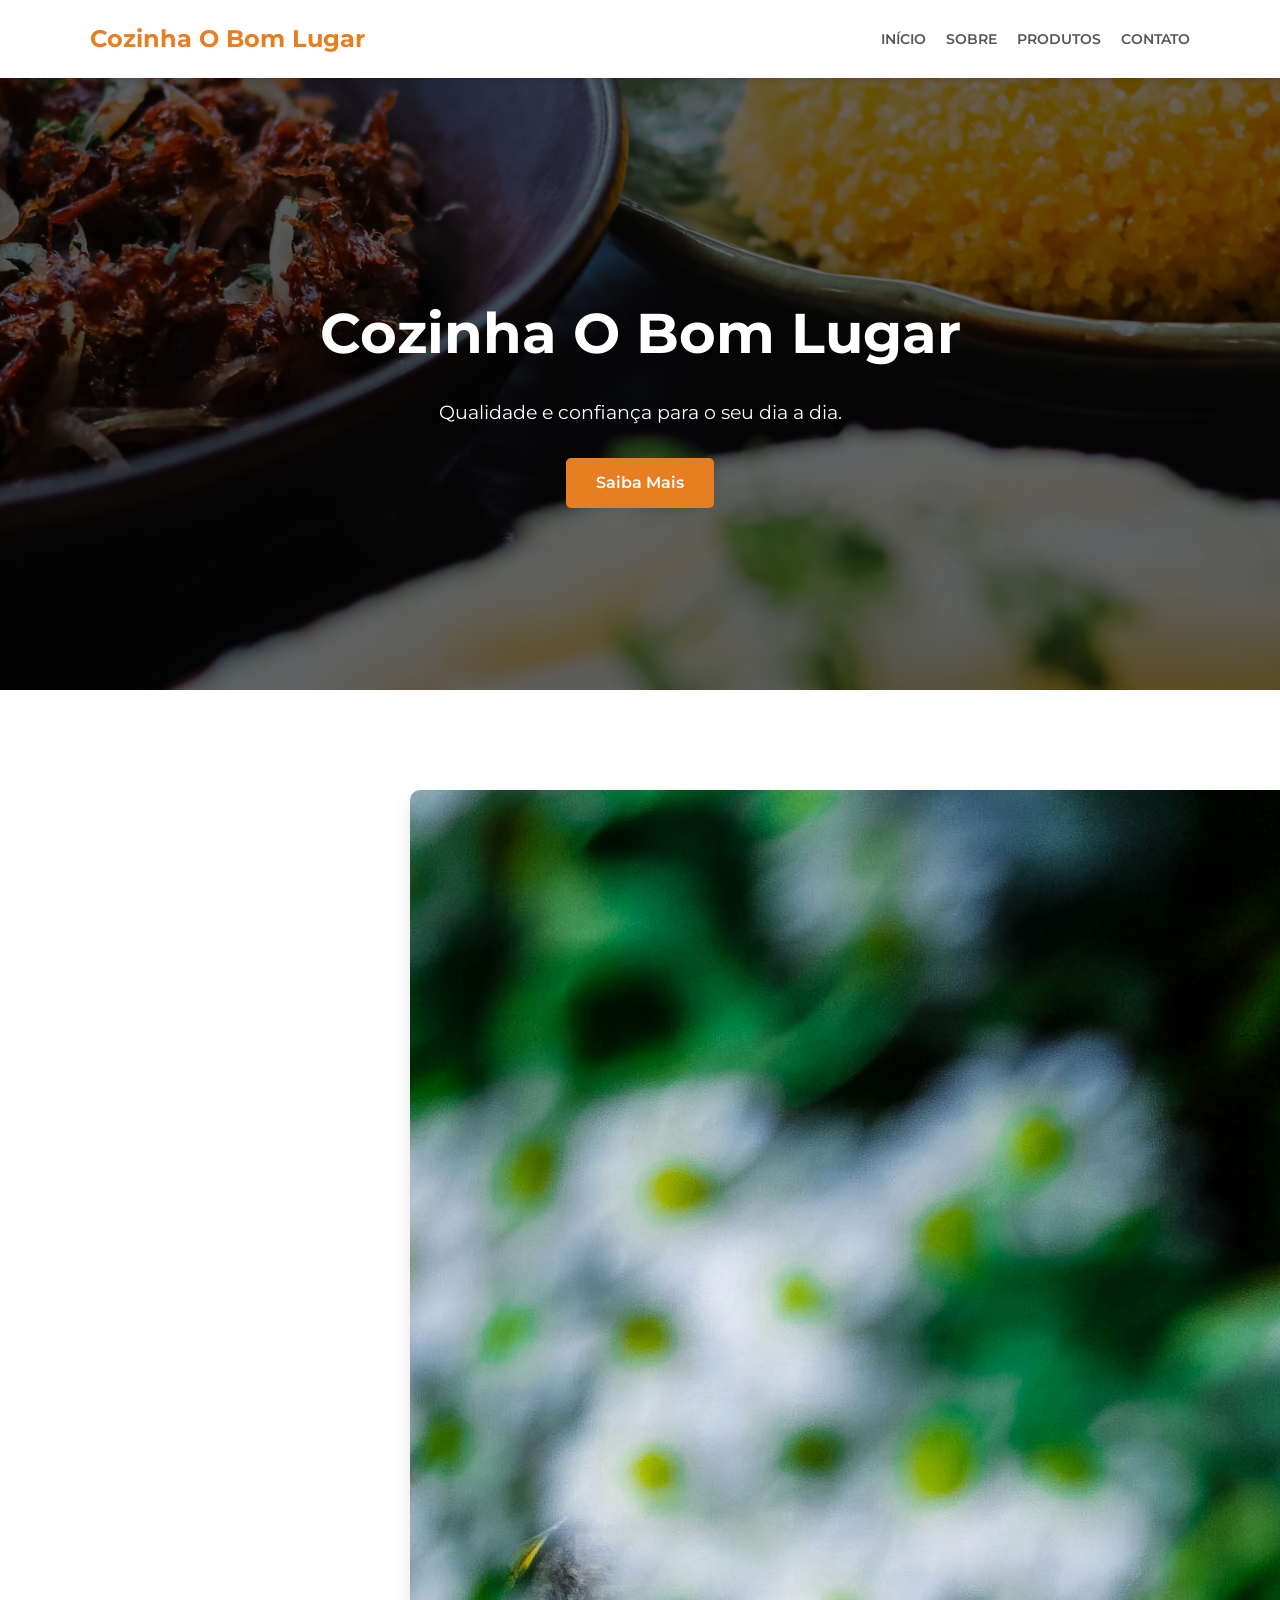
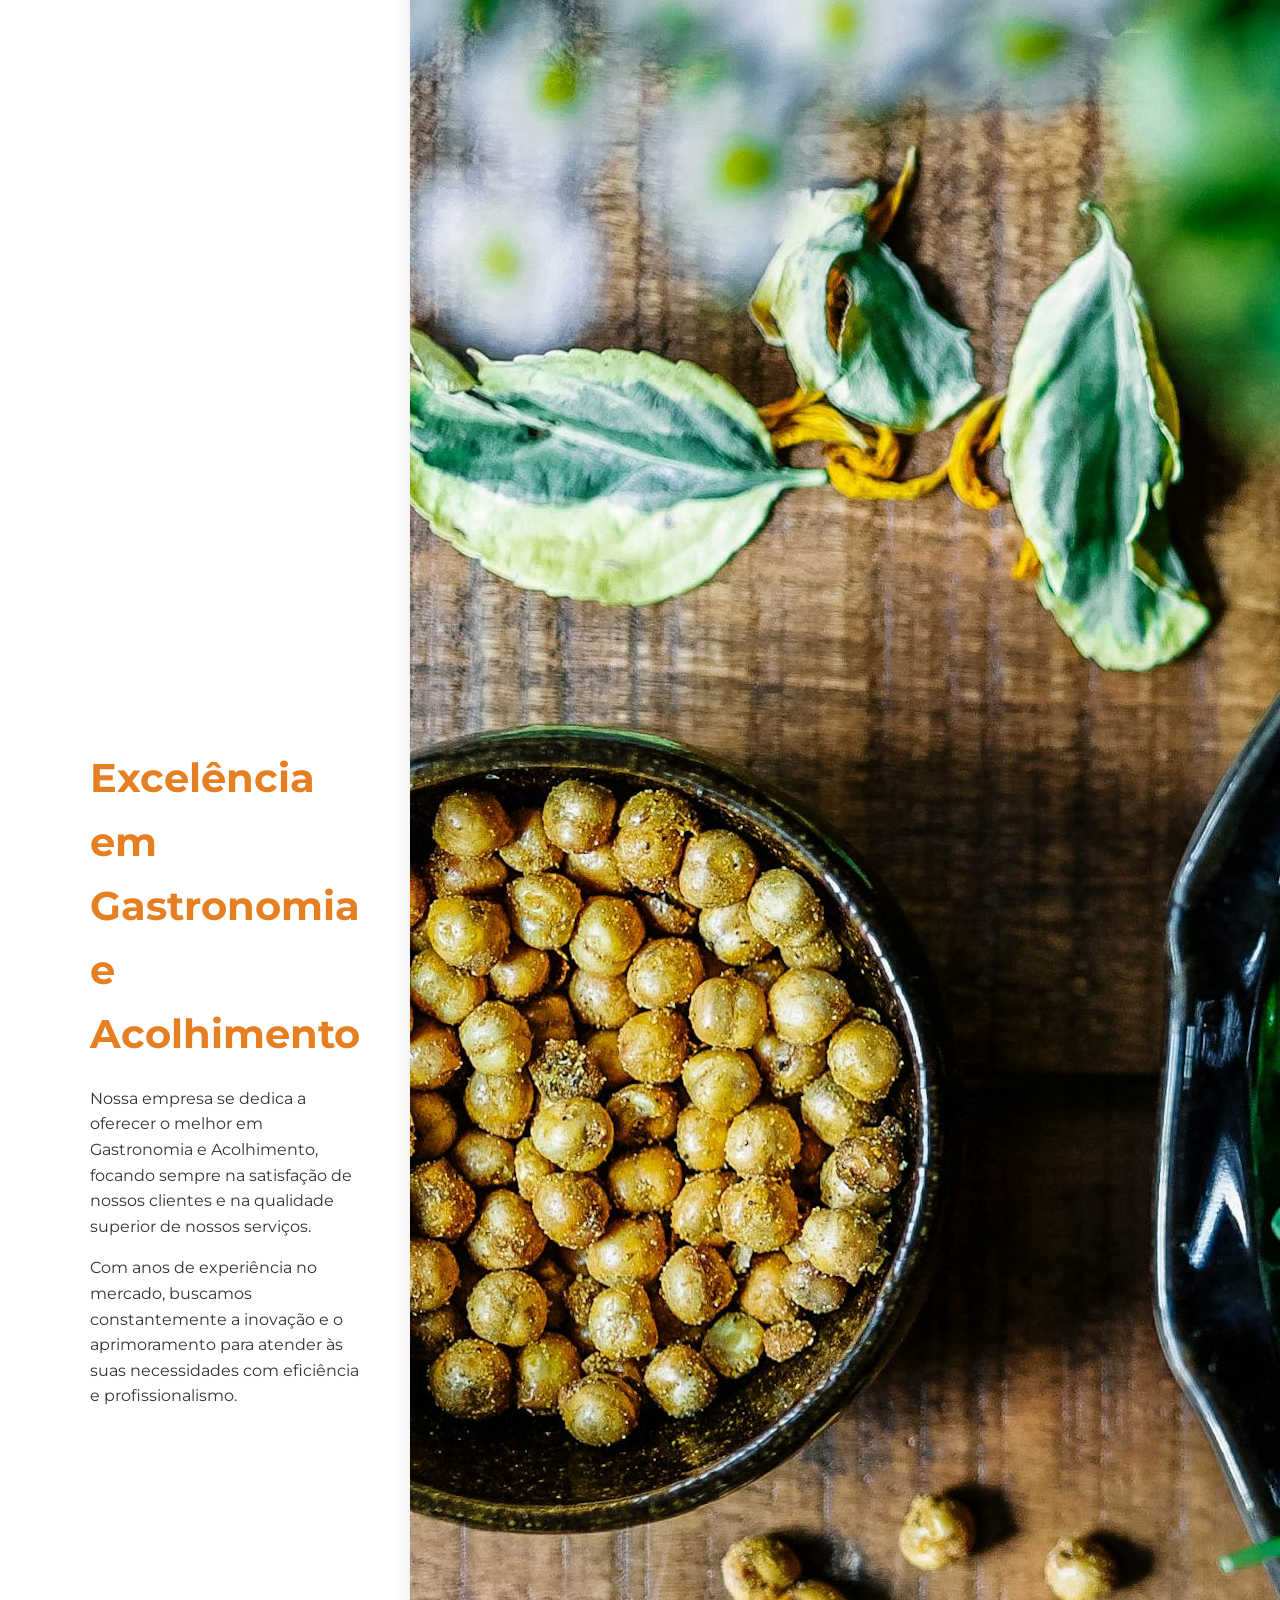
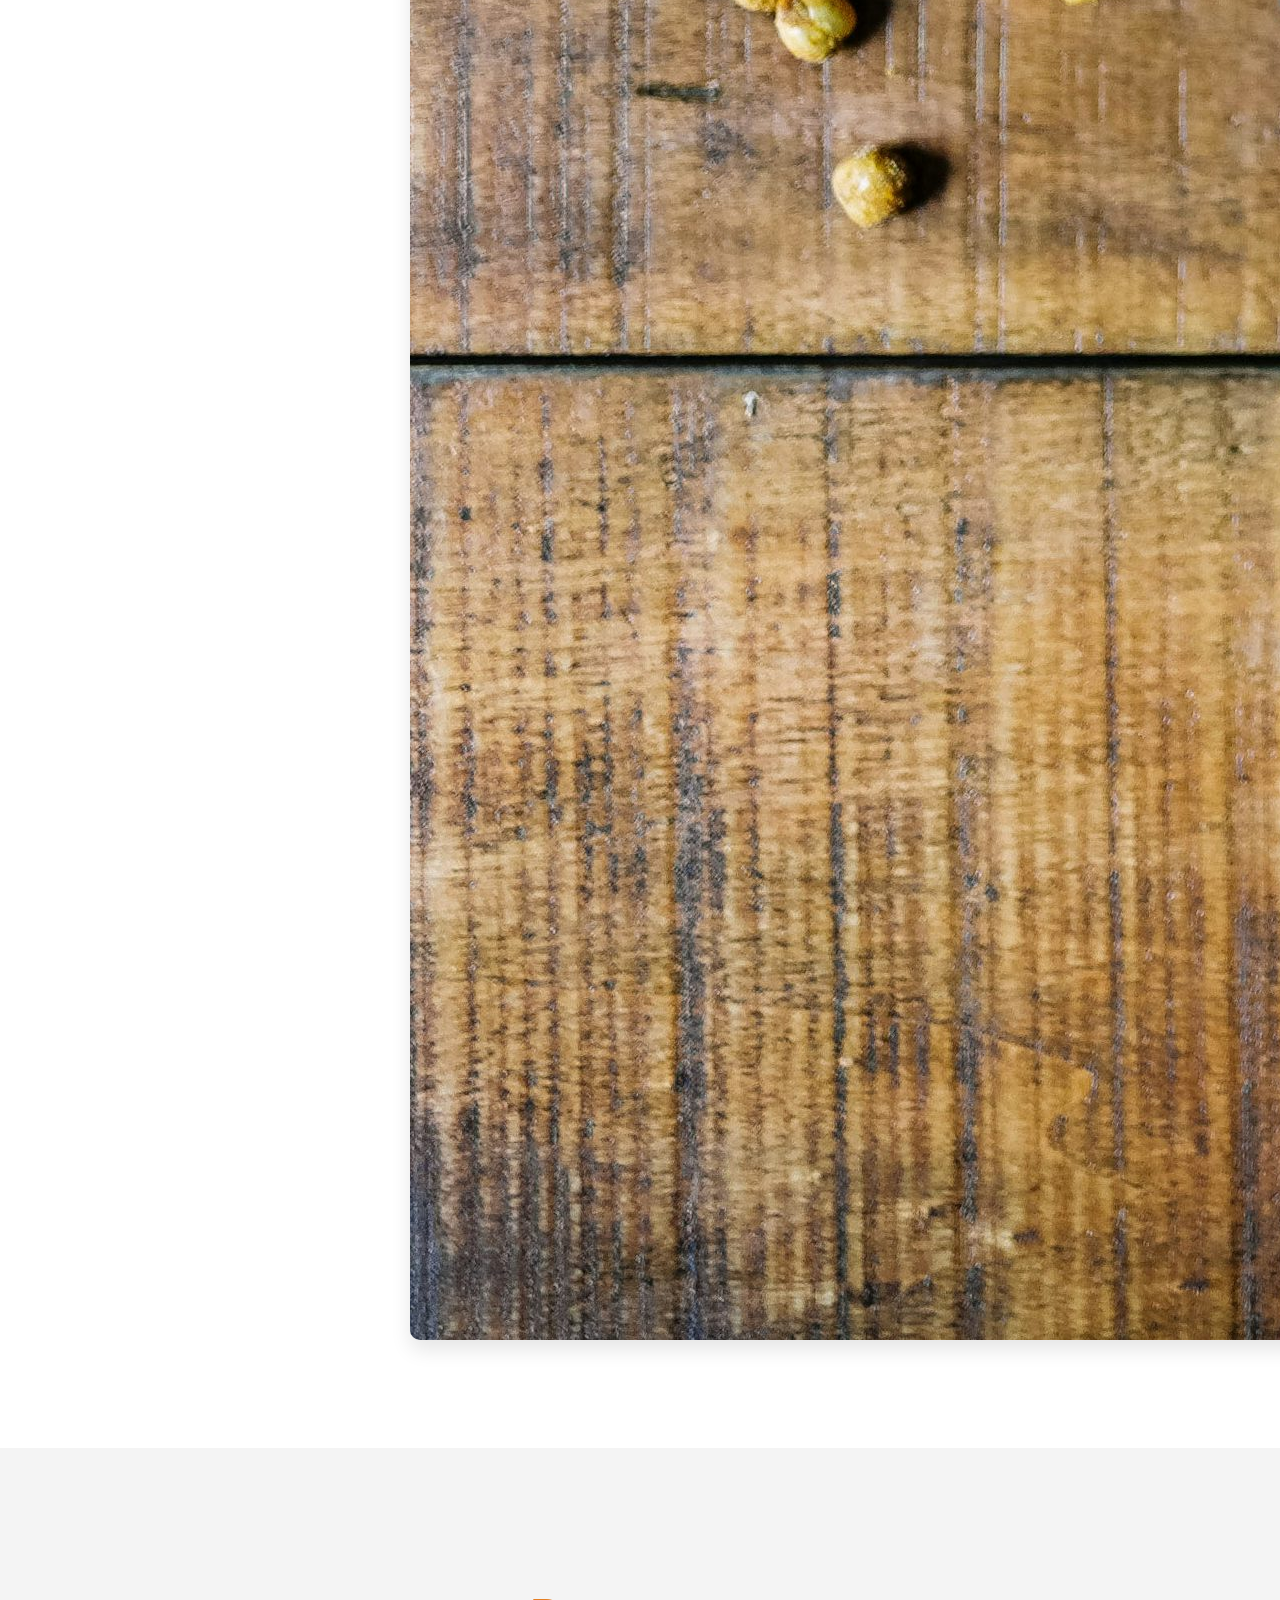
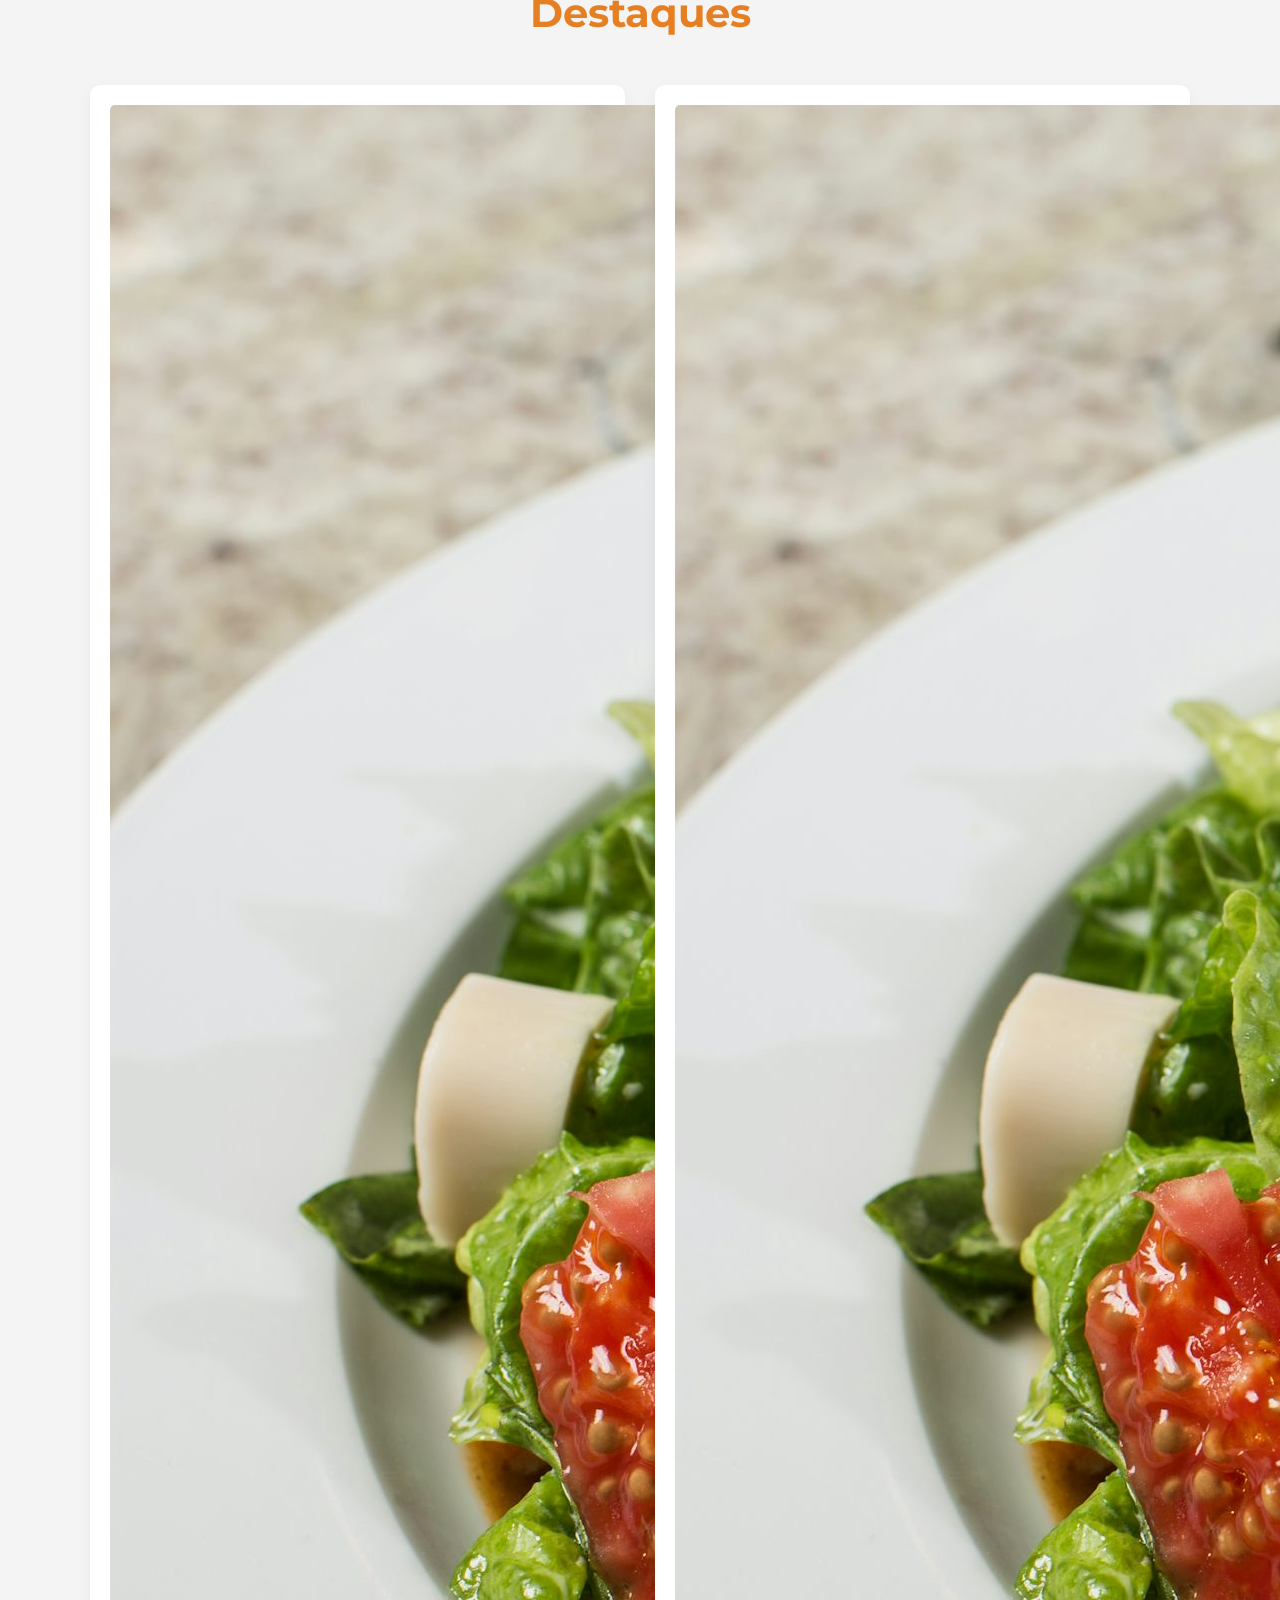
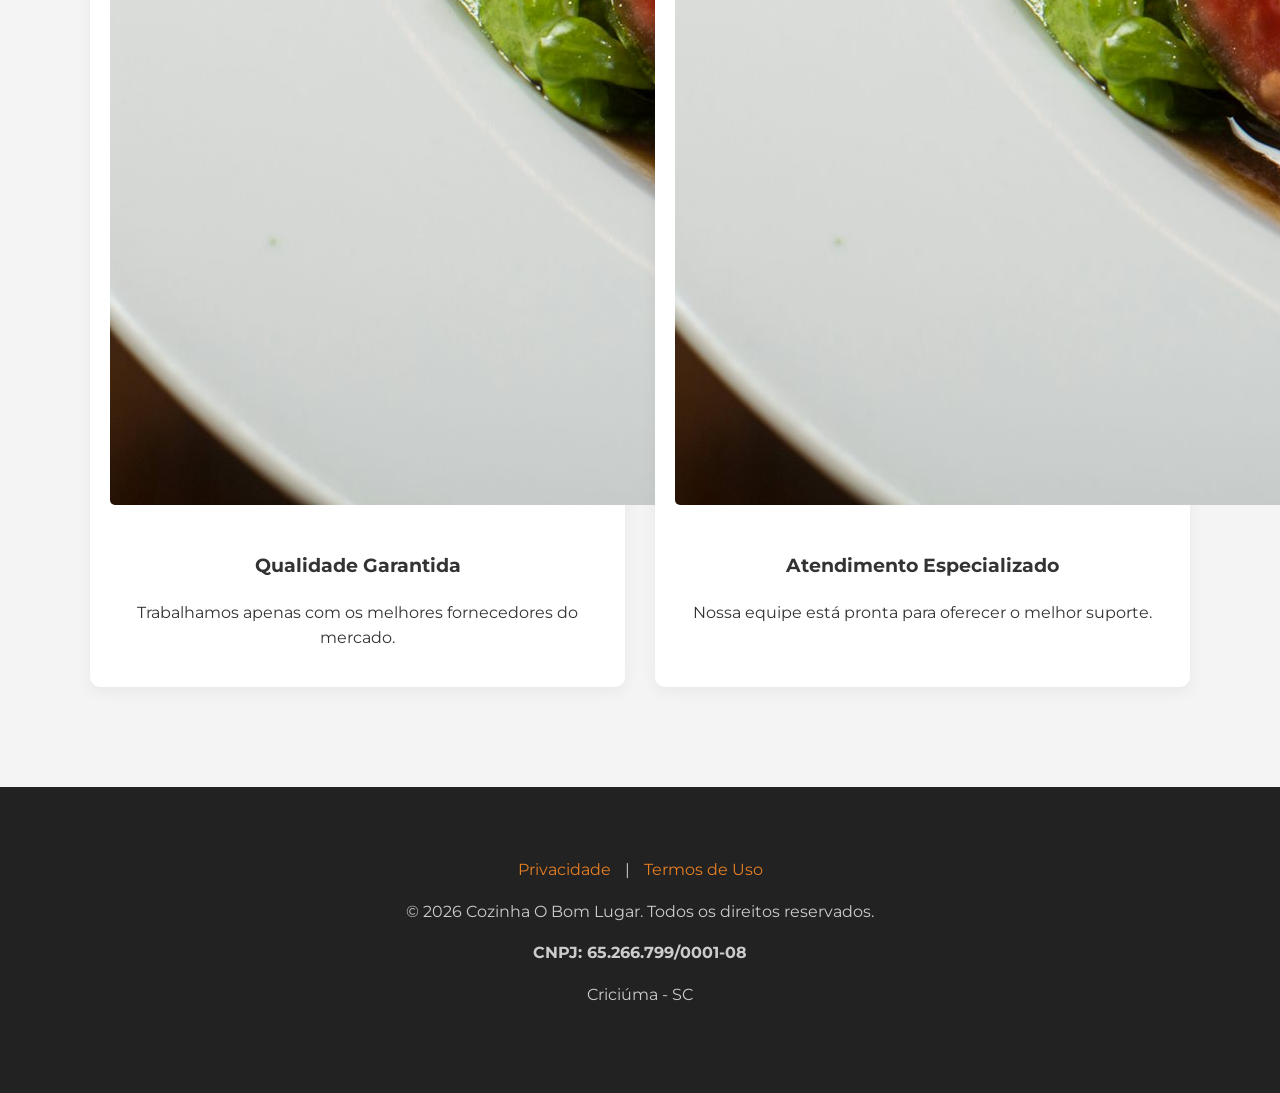
<file: index.html>
<!DOCTYPE html>
<html lang="pt-br">
<head>
    <meta charset="UTF-8">
    <meta name="viewport" content="width=device-width, initial-scale=1.0">
    <title>Cozinha O Bom Lugar - Gastronomia e Acolhimento</title>
    <link rel="stylesheet" href="css/style.css">
    <link href="https://fonts.googleapis.com/css2?family=Montserrat:wght@300;400;600;700&display=swap" rel="stylesheet">
</head>
<body>
    <header>
        <nav>
            <div class="container">
                <a href="https://google.com" class="logo">Cozinha O Bom Lugar</a>
                <ul class="nav-links">
                    <li><a href="https://google.com">Início</a></li>
                    <li><a href="https://google.com">Sobre</a></li>
                    <li><a href="https://google.com">Produtos</a></li>
                    <li><a href="https://google.com">Contato</a></li>
                </ul>
            </div>
        </nav>
    </header>

    <section class="hero">
        <div class="container">
            <h1>Cozinha O Bom Lugar</h1>
            <p>Qualidade e confiança para o seu dia a dia.</p>
            <a href="https://google.com" class="btn">Saiba Mais</a>
        </div>
    </section>

    <section class="about">
        <div class="container">
            <div class="about-content">
                <div class="about-text">
                    <h2>Excelência em Gastronomia e Acolhimento</h2>
                    <p>Nossa empresa se dedica a oferecer o melhor em Gastronomia e Acolhimento, focando sempre na satisfação de nossos clientes e na qualidade superior de nossos serviços.</p>
                    <p>Com anos de experiência no mercado, buscamos constantemente a inovação e o aprimoramento para atender às suas necessidades com eficiência e profissionalismo.</p>
                </div>
                <div class="about-image">
                    <img src="images/about.jpg" alt="Sobre Nós" class="clickable-image">
                </div>
            </div>
        </div>
    </section>

    <section class="specialties">
        <div class="container">
            <h2>Destaques</h2>
            <div class="grid">
                <div class="card">
                    <img src="images/dish1.jpg" alt="Destaque 1" class="clickable-image">
                    <h3>Qualidade Garantida</h3>
                    <p>Trabalhamos apenas com os melhores fornecedores do mercado.</p>
                </div>
                <div class="card">
                    <img src="images/dish2.jpg" alt="Destaque 2" class="clickable-image">
                    <h3>Atendimento Especializado</h3>
                    <p>Nossa equipe está pronta para oferecer o melhor suporte.</p>
                </div>
            </div>
        </div>
    </section>

    <footer>
        <div class="container">
            <div class="footer-links">
                <a href="privacy.html">Privacidade</a> | <a href="terms.html">Termos de Uso</a>
            </div>
            <p>&copy; 2026 Cozinha O Bom Lugar. Todos os direitos reservados.</p>
            <p><strong>CNPJ: 65.266.799/0001-08</strong></p>
            <p>Criciúma - SC</p>
        </div>
    </footer>
    <script src="js/script.js"></script>
</body>
</html>
</file>
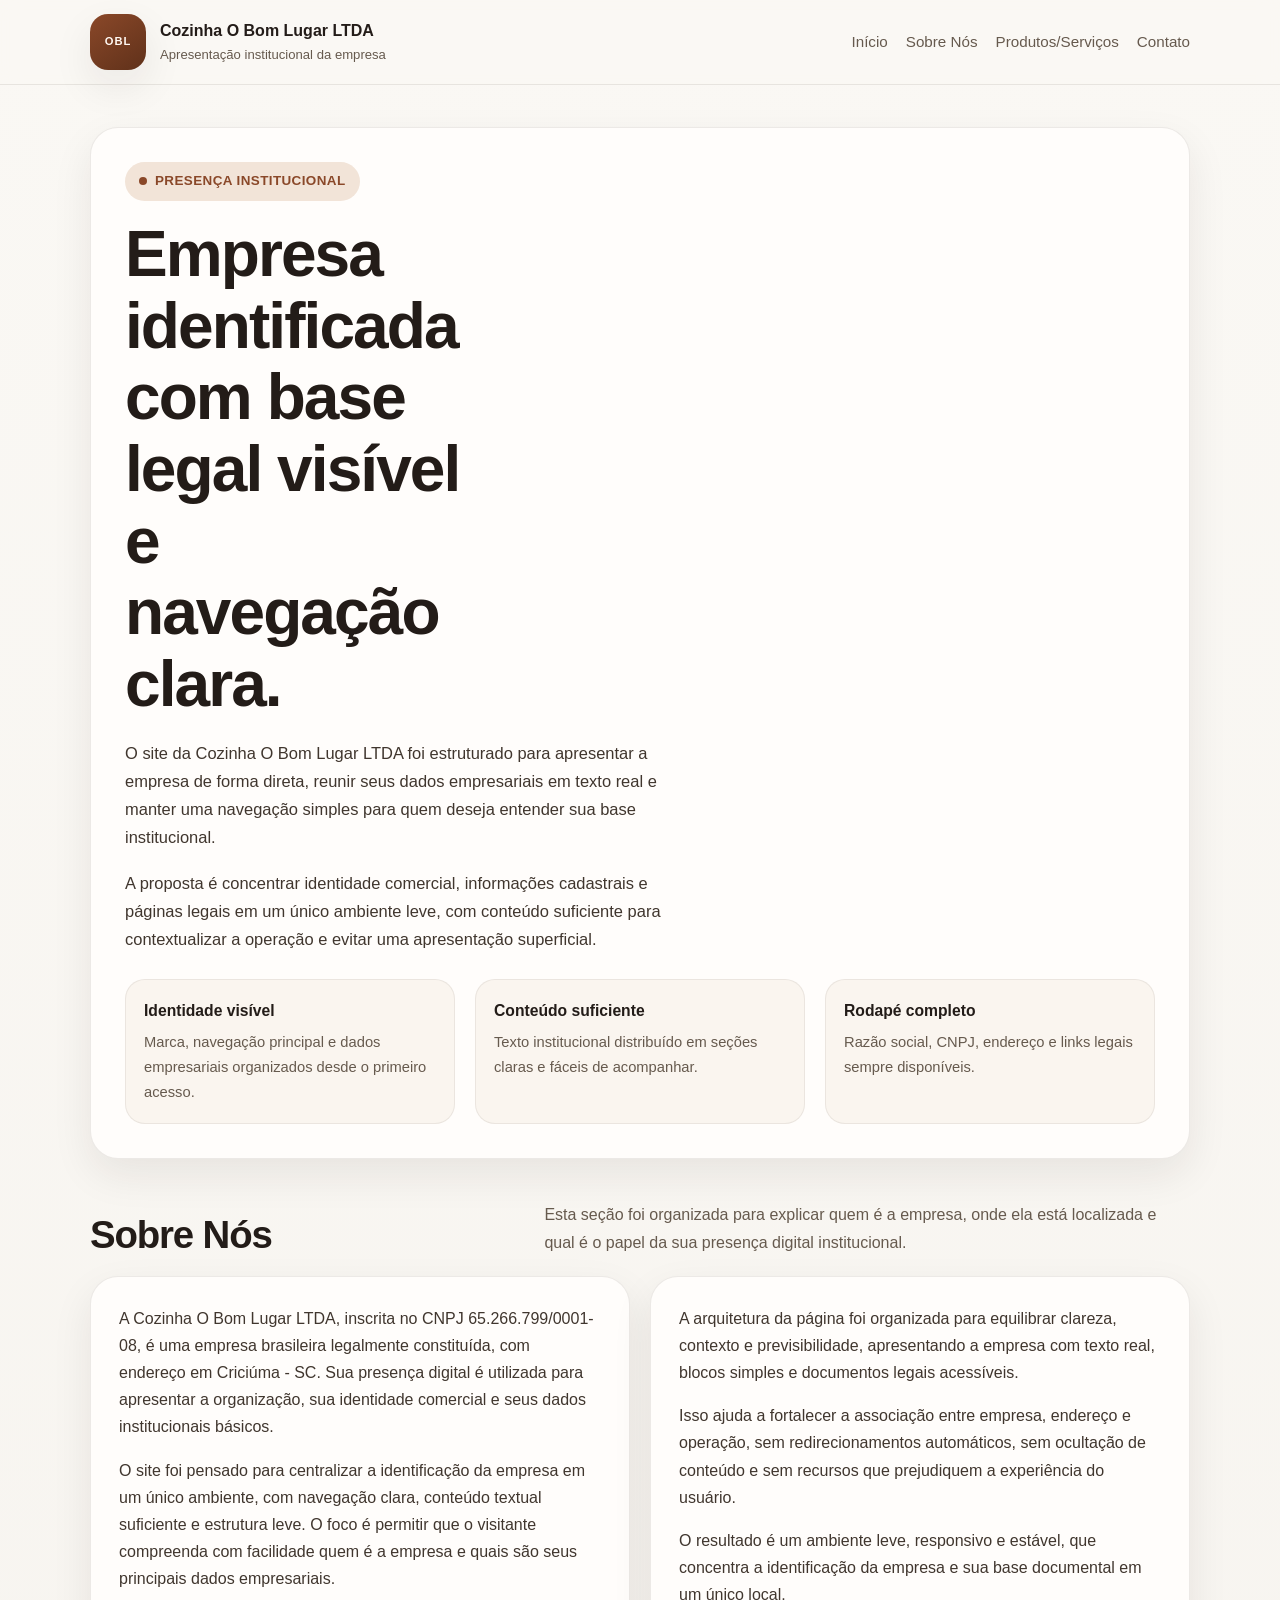
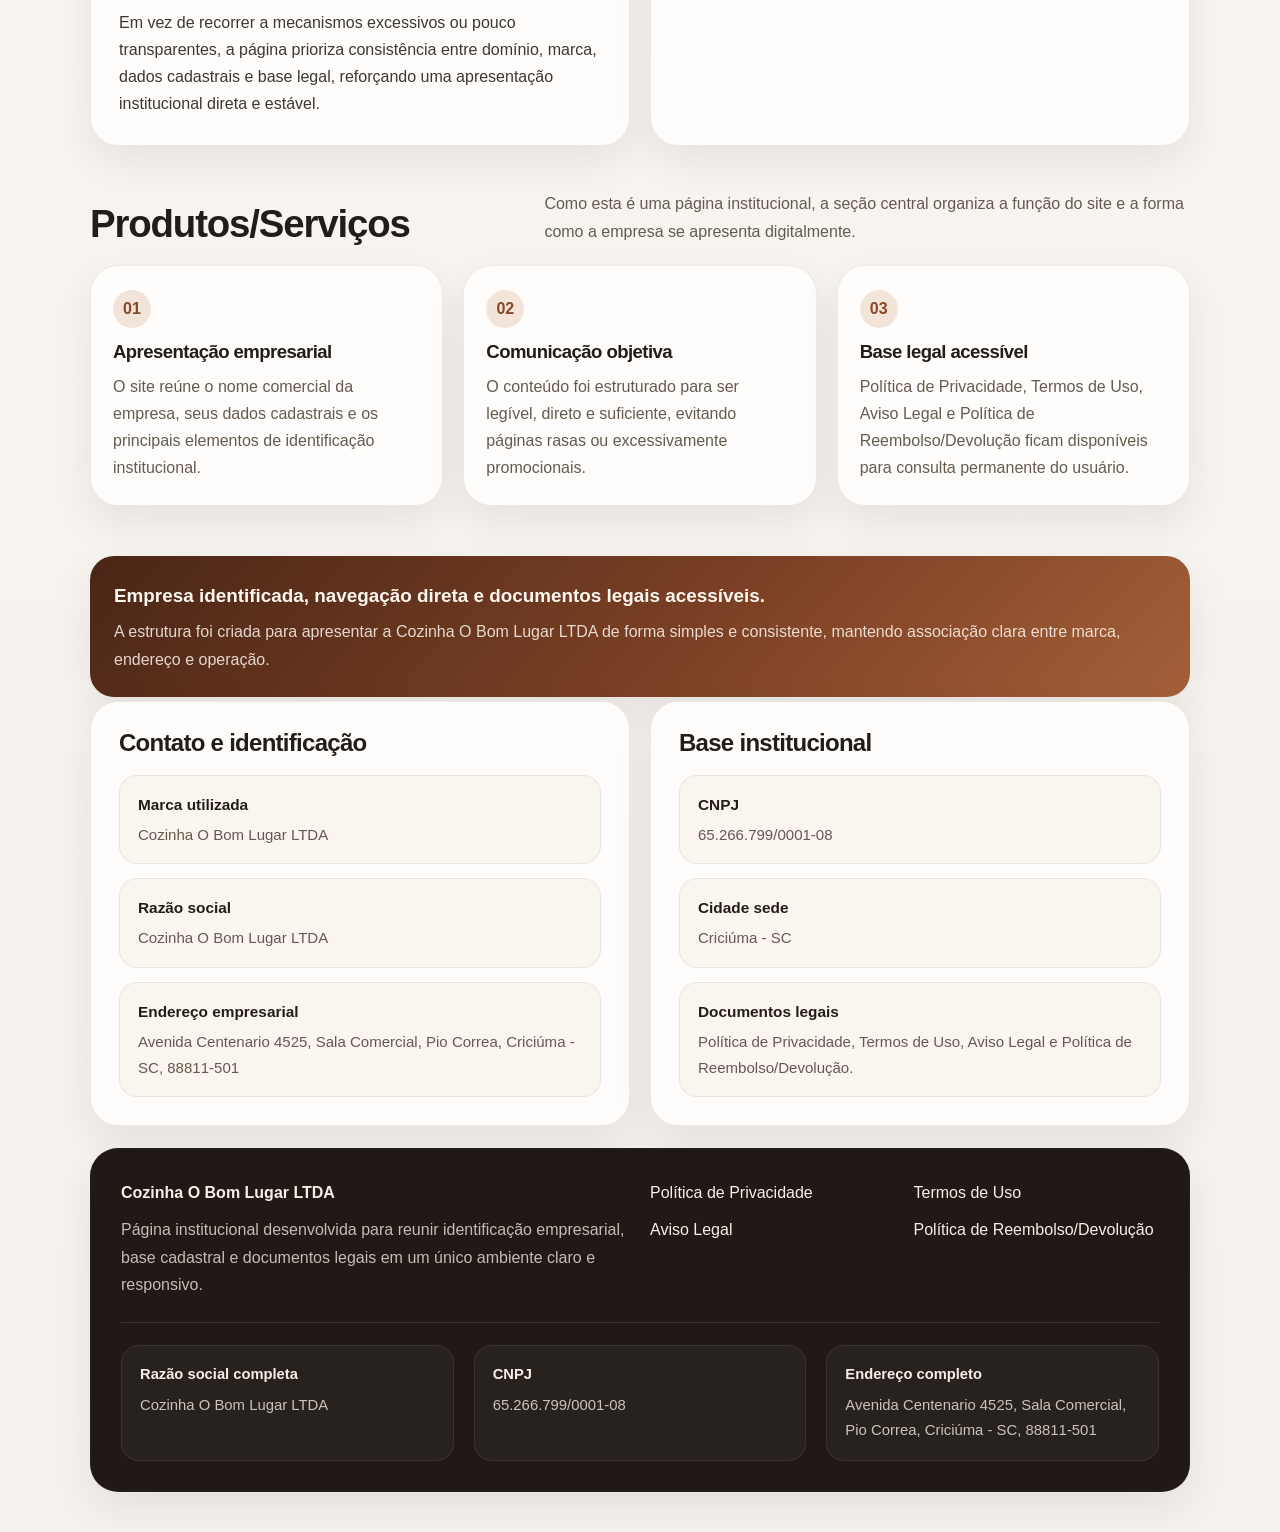
<file: pre_it/index.html>
<!DOCTYPE html>
<html lang="pt-BR">
<head>
  <meta charset="UTF-8">
  <meta name="viewport" content="width=device-width, initial-scale=1.0">
  <title>Cozinha O Bom Lugar LTDA</title>
  <meta name="description" content="Cozinha O Bom Lugar LTDA: apresentação institucional da empresa, dados cadastrais, base legal e informações de contato em Criciúma - SC.">
  <style>
    :root {
      --bg: #f5f2ed;
      --surface: #fffdfb;
      --ink: #231c18;
      --muted: #665a4e;
      --accent: #8a4829;
      --accent-soft: #f2e4d8;
      --shadow: 0 16px 40px rgba(35, 28, 24, 0.08);
    }
    * { box-sizing: border-box; }
    html { scroll-behavior: smooth; }
    body {
      margin: 0;
      font-family: "Segoe UI", Arial, sans-serif;
      color: var(--ink);
      background: linear-gradient(180deg, #faf8f4 0%, var(--bg) 100%);
      line-height: 1.7;
    }
    a { color: inherit; text-decoration: none; }
    .wrap { width: min(1100px, calc(100% - 32px)); margin: 0 auto; }
    .topbar {
      position: sticky;
      top: 0;
      z-index: 40;
      background: rgba(250, 248, 244, 0.92);
      backdrop-filter: blur(10px);
      border-bottom: 1px solid rgba(102, 90, 78, 0.12);
    }
    .topbar-inner {
      min-height: 84px;
      display: flex;
      align-items: center;
      justify-content: space-between;
      gap: 24px;
    }
    .brand {
      display: flex;
      align-items: center;
      gap: 14px;
      min-width: 0;
    }
    .brand-mark {
      width: 56px;
      height: 56px;
      border-radius: 18px;
      display: grid;
      place-items: center;
      background: linear-gradient(145deg, #8a4829, #60311a);
      color: #fff7f1;
      font-weight: 800;
      font-size: 0.7rem;
      letter-spacing: 0.08em;
      box-shadow: var(--shadow);
      flex: 0 0 auto;
    }
    .brand-copy strong,
    .brand-copy span { display: block; }
    .brand-copy strong { font-size: 1rem; }
    .brand-copy span { color: var(--muted); font-size: 0.82rem; }
    .nav {
      display: flex;
      flex-wrap: wrap;
      gap: 10px 18px;
      font-size: 0.95rem;
      color: var(--muted);
    }
    .nav a:hover,
    .nav a:focus-visible { color: var(--accent); }
    .hero { padding: 42px 0 20px; }
    .hero-card,
    .card,
    .footer-wrap {
      background: var(--surface);
      border: 1px solid rgba(102, 90, 78, 0.12);
      border-radius: 28px;
      box-shadow: var(--shadow);
    }
    .hero-card { padding: 34px; }
    .eyebrow {
      display: inline-flex;
      align-items: center;
      gap: 8px;
      padding: 8px 14px;
      border-radius: 999px;
      background: var(--accent-soft);
      color: var(--accent);
      font-size: 0.84rem;
      font-weight: 700;
      letter-spacing: 0.03em;
      text-transform: uppercase;
    }
    .eyebrow::before {
      content: "";
      width: 8px;
      height: 8px;
      border-radius: 50%;
      background: var(--accent);
    }
    h1, h2, h3 {
      margin: 0;
      line-height: 1.12;
      letter-spacing: -0.03em;
    }
    h1 {
      margin-top: 18px;
      font-size: clamp(2.2rem, 5vw, 4rem);
      max-width: 10ch;
    }
    .hero-card p {
      margin: 18px 0 0;
      max-width: 62ch;
      color: #40362e;
      font-size: 1.03rem;
    }
    .hero-points,
    .about-grid,
    .services-grid,
    .contact-grid,
    .footer-top,
    .fiscal {
      display: grid;
      gap: 20px;
    }
    .hero-points {
      grid-template-columns: repeat(3, minmax(0, 1fr));
      margin-top: 26px;
    }
    .point {
      padding: 18px;
      border-radius: 20px;
      background: #faf5ef;
      border: 1px solid rgba(102, 90, 78, 0.1);
    }
    .point strong { display: block; margin-bottom: 6px; font-size: 0.98rem; }
    .point span { display: block; color: var(--muted); font-size: 0.92rem; }
    section { padding: 22px 0; }
    .section-head {
      display: grid;
      grid-template-columns: minmax(0, 0.8fr) minmax(0, 1.2fr);
      gap: 24px;
      align-items: end;
      margin-bottom: 20px;
    }
    .section-head h2 { font-size: clamp(1.9rem, 3vw, 2.9rem); }
    .section-head p { margin: 0; color: var(--muted); }
    .about-grid,
    .contact-grid,
    .footer-top { grid-template-columns: 1fr 1fr; }
    .about-copy,
    .about-notes,
    .contact-panel,
    .identity-panel { padding: 28px; }
    .about-copy p,
    .about-notes p,
    .contact-panel p,
    .identity-panel p {
      margin: 0 0 16px;
      color: #40362e;
    }
    .about-copy p:last-child,
    .about-notes p:last-child,
    .contact-panel p:last-child,
    .identity-panel p:last-child { margin-bottom: 0; }
    .services-grid { grid-template-columns: repeat(3, minmax(0, 1fr)); }
    .service-card { padding: 24px 22px; }
    .service-index {
      display: inline-flex;
      width: 38px;
      height: 38px;
      align-items: center;
      justify-content: center;
      margin-bottom: 14px;
      border-radius: 50%;
      background: var(--accent-soft);
      color: var(--accent);
      font-weight: 700;
    }
    .service-card h3 { font-size: 1.16rem; margin-bottom: 10px; }
    .service-card p { margin: 0; color: var(--muted); }
    .detail-list {
      display: grid;
      gap: 14px;
      margin-top: 18px;
    }
    .detail {
      padding: 16px 18px;
      border-radius: 18px;
      background: #faf5ef;
      border: 1px solid rgba(102, 90, 78, 0.1);
    }
    .detail strong {
      display: block;
      margin-bottom: 4px;
      font-size: 0.96rem;
    }
    .detail span {
      display: block;
      color: var(--muted);
      font-size: 0.94rem;
      word-break: break-word;
    }
    .cta-band {
      margin: 6px 0 4px;
      padding: 24px;
      border-radius: 24px;
      background: linear-gradient(135deg, #4a2616, #7b4025 55%, #a45f38 100%);
      color: #fff8f1;
      box-shadow: var(--shadow);
    }
    .cta-band strong {
      display: block;
      font-size: 1.18rem;
      margin-bottom: 6px;
    }
    .cta-band p {
      margin: 0;
      color: rgba(255, 248, 241, 0.84);
    }
    footer { padding: 0 0 40px; }
    .footer-wrap {
      padding: 30px;
      background: #201915;
      color: #f9efe7;
    }
    .footer-top {
      padding-bottom: 24px;
      border-bottom: 1px solid rgba(249, 239, 231, 0.12);
    }
    .footer-top p {
      margin: 10px 0 0;
      color: rgba(249, 239, 231, 0.76);
      max-width: 60ch;
    }
    .footer-links {
      display: grid;
      grid-template-columns: repeat(2, minmax(0, 1fr));
      gap: 10px 18px;
      align-content: start;
    }
    .footer-links a:hover,
    .footer-links a:focus-visible { color: #ffd7bf; }
    .fiscal {
      grid-template-columns: repeat(3, minmax(0, 1fr));
      margin-top: 22px;
    }
    .fiscal-box {
      padding: 16px 18px;
      border-radius: 18px;
      background: rgba(255, 255, 255, 0.04);
      border: 1px solid rgba(249, 239, 231, 0.08);
    }
    .fiscal-box strong {
      display: block;
      margin-bottom: 6px;
      font-size: 0.92rem;
    }
    .fiscal-box span {
      display: block;
      color: rgba(249, 239, 231, 0.78);
      font-size: 0.93rem;
    }
    @media (max-width: 960px) {
      .section-head,
      .about-grid,
      .contact-grid,
      .footer-top,
      .services-grid,
      .fiscal,
      .hero-points { grid-template-columns: 1fr; }
      .topbar-inner {
        min-height: auto;
        padding: 12px 0;
        align-items: flex-start;
        flex-direction: column;
      }
    }
    @media (max-width: 640px) {
      .wrap { width: min(100% - 20px, 1100px); }
      .hero-card,
      .about-copy,
      .about-notes,
      .contact-panel,
      .identity-panel,
      .footer-wrap {
        padding-left: 20px;
        padding-right: 20px;
      }
      .nav { font-size: 0.86rem; }
      .footer-links { grid-template-columns: 1fr; }
    }
  </style>
</head>
<body>
  <header class="topbar">
    <div class="wrap topbar-inner">
      <a class="brand" href="#inicio">
        <div class="brand-mark">OBL</div>
        <div class="brand-copy">
          <strong>Cozinha O Bom Lugar LTDA</strong>
          <span>Apresentação institucional da empresa</span>
        </div>
      </a>
      <nav class="nav">
        <a href="#inicio">Início</a>
        <a href="#sobre">Sobre Nós</a>
        <a href="#servicos">Produtos/Serviços</a>
        <a href="#contato">Contato</a>
      </nav>
    </div>
  </header>

  <main>
    <section class="hero" id="inicio">
      <div class="wrap">
        <div class="hero-card">
          <span class="eyebrow">Presença institucional</span>
          <h1>Empresa identificada com base legal visível e navegação clara.</h1>
          <p>
            O site da Cozinha O Bom Lugar LTDA foi estruturado para apresentar a empresa de forma
            direta, reunir seus dados empresariais em texto real e manter uma navegação simples para
            quem deseja entender sua base institucional.
          </p>
          <p>
            A proposta é concentrar identidade comercial, informações cadastrais e páginas legais em um
            único ambiente leve, com conteúdo suficiente para contextualizar a operação e evitar uma
            apresentação superficial.
          </p>
          <div class="hero-points">
            <div class="point">
              <strong>Identidade visível</strong>
              <span>Marca, navegação principal e dados empresariais organizados desde o primeiro acesso.</span>
            </div>
            <div class="point">
              <strong>Conteúdo suficiente</strong>
              <span>Texto institucional distribuído em seções claras e fáceis de acompanhar.</span>
            </div>
            <div class="point">
              <strong>Rodapé completo</strong>
              <span>Razão social, CNPJ, endereço e links legais sempre disponíveis.</span>
            </div>
          </div>
        </div>
      </div>
    </section>

    <section id="sobre">
      <div class="wrap">
        <div class="section-head">
          <h2>Sobre Nós</h2>
          <p>
            Esta seção foi organizada para explicar quem é a empresa, onde ela está localizada e qual é
            o papel da sua presença digital institucional.
          </p>
        </div>
        <div class="about-grid">
          <article class="card about-copy">
            <p>
              A Cozinha O Bom Lugar LTDA, inscrita no CNPJ 65.266.799/0001-08, é uma empresa brasileira
              legalmente constituída, com endereço em Criciúma - SC. Sua presença digital é utilizada
              para apresentar a organização, sua identidade comercial e seus dados institucionais
              básicos.
            </p>
            <p>
              O site foi pensado para centralizar a identificação da empresa em um único ambiente, com
              navegação clara, conteúdo textual suficiente e estrutura leve. O foco é permitir que o
              visitante compreenda com facilidade quem é a empresa e quais são seus principais dados
              empresariais.
            </p>
            <p>
              Em vez de recorrer a mecanismos excessivos ou pouco transparentes, a página prioriza
              consistência entre domínio, marca, dados cadastrais e base legal, reforçando uma
              apresentação institucional direta e estável.
            </p>
          </article>
          <aside class="card about-notes">
            <p>
              A arquitetura da página foi organizada para equilibrar clareza, contexto e previsibilidade,
              apresentando a empresa com texto real, blocos simples e documentos legais acessíveis.
            </p>
            <p>
              Isso ajuda a fortalecer a associação entre empresa, endereço e operação, sem
              redirecionamentos automáticos, sem ocultação de conteúdo e sem recursos que prejudiquem a
              experiência do usuário.
            </p>
            <p>
              O resultado é um ambiente leve, responsivo e estável, que concentra a identificação da
              empresa e sua base documental em um único local.
            </p>
          </aside>
        </div>
      </div>
    </section>

    <section id="servicos">
      <div class="wrap">
        <div class="section-head">
          <h2>Produtos/Serviços</h2>
          <p>
            Como esta é uma página institucional, a seção central organiza a função do site e a forma
            como a empresa se apresenta digitalmente.
          </p>
        </div>
        <div class="services-grid">
          <article class="card service-card">
            <span class="service-index">01</span>
            <h3>Apresentação empresarial</h3>
            <p>
              O site reúne o nome comercial da empresa, seus dados cadastrais e os principais elementos
              de identificação institucional.
            </p>
          </article>
          <article class="card service-card">
            <span class="service-index">02</span>
            <h3>Comunicação objetiva</h3>
            <p>
              O conteúdo foi estruturado para ser legível, direto e suficiente, evitando páginas rasas
              ou excessivamente promocionais.
            </p>
          </article>
          <article class="card service-card">
            <span class="service-index">03</span>
            <h3>Base legal acessível</h3>
            <p>
              Política de Privacidade, Termos de Uso, Aviso Legal e Política de Reembolso/Devolução
              ficam disponíveis para consulta permanente do usuário.
            </p>
          </article>
        </div>
      </div>
    </section>

    <section id="contato">
      <div class="wrap">
        <div class="cta-band">
          <strong>Empresa identificada, navegação direta e documentos legais acessíveis.</strong>
          <p>
            A estrutura foi criada para apresentar a Cozinha O Bom Lugar LTDA de forma simples e
            consistente, mantendo associação clara entre marca, endereço e operação.
          </p>
        </div>
        <div class="contact-grid">
          <div class="card contact-panel">
            <h2>Contato e identificação</h2>
            <div class="detail-list">
              <div class="detail">
                <strong>Marca utilizada</strong>
                <span>Cozinha O Bom Lugar LTDA</span>
              </div>
              <div class="detail">
                <strong>Razão social</strong>
                <span>Cozinha O Bom Lugar LTDA</span>
              </div>
              <div class="detail">
                <strong>Endereço empresarial</strong>
                <span>Avenida Centenario 4525, Sala Comercial, Pio Correa, Criciúma - SC, 88811-501</span>
              </div>
            </div>
          </div>
          <div class="card identity-panel">
            <h2>Base institucional</h2>
            <div class="detail-list">
              <div class="detail">
                <strong>CNPJ</strong>
                <span>65.266.799/0001-08</span>
              </div>
              <div class="detail">
                <strong>Cidade sede</strong>
                <span>Criciúma - SC</span>
              </div>
              <div class="detail">
                <strong>Documentos legais</strong>
                <span>Política de Privacidade, Termos de Uso, Aviso Legal e Política de Reembolso/Devolução.</span>
              </div>
            </div>
          </div>
        </div>
      </div>
    </section>
  </main>

  <footer>
    <div class="wrap footer-wrap">
      <div class="footer-top">
        <div>
          <strong>Cozinha O Bom Lugar LTDA</strong>
          <p>
            Página institucional desenvolvida para reunir identificação empresarial, base cadastral e
            documentos legais em um único ambiente claro e responsivo.
          </p>
        </div>
        <nav class="footer-links">
          <a href="privacy.html">Política de Privacidade</a>
          <a href="terms.html">Termos de Uso</a>
          <a href="disclaimer.html">Aviso Legal</a>
          <a href="refund.html">Política de Reembolso/Devolução</a>
        </nav>
      </div>
      <div class="fiscal">
        <div class="fiscal-box">
          <strong>Razão social completa</strong>
          <span>Cozinha O Bom Lugar LTDA</span>
        </div>
        <div class="fiscal-box">
          <strong>CNPJ</strong>
          <span>65.266.799/0001-08</span>
        </div>
        <div class="fiscal-box">
          <strong>Endereço completo</strong>
          <span>Avenida Centenario 4525, Sala Comercial, Pio Correa, Criciúma - SC, 88811-501</span>
        </div>
      </div>
    </div>
  </footer>
</body>
</html>
</file>
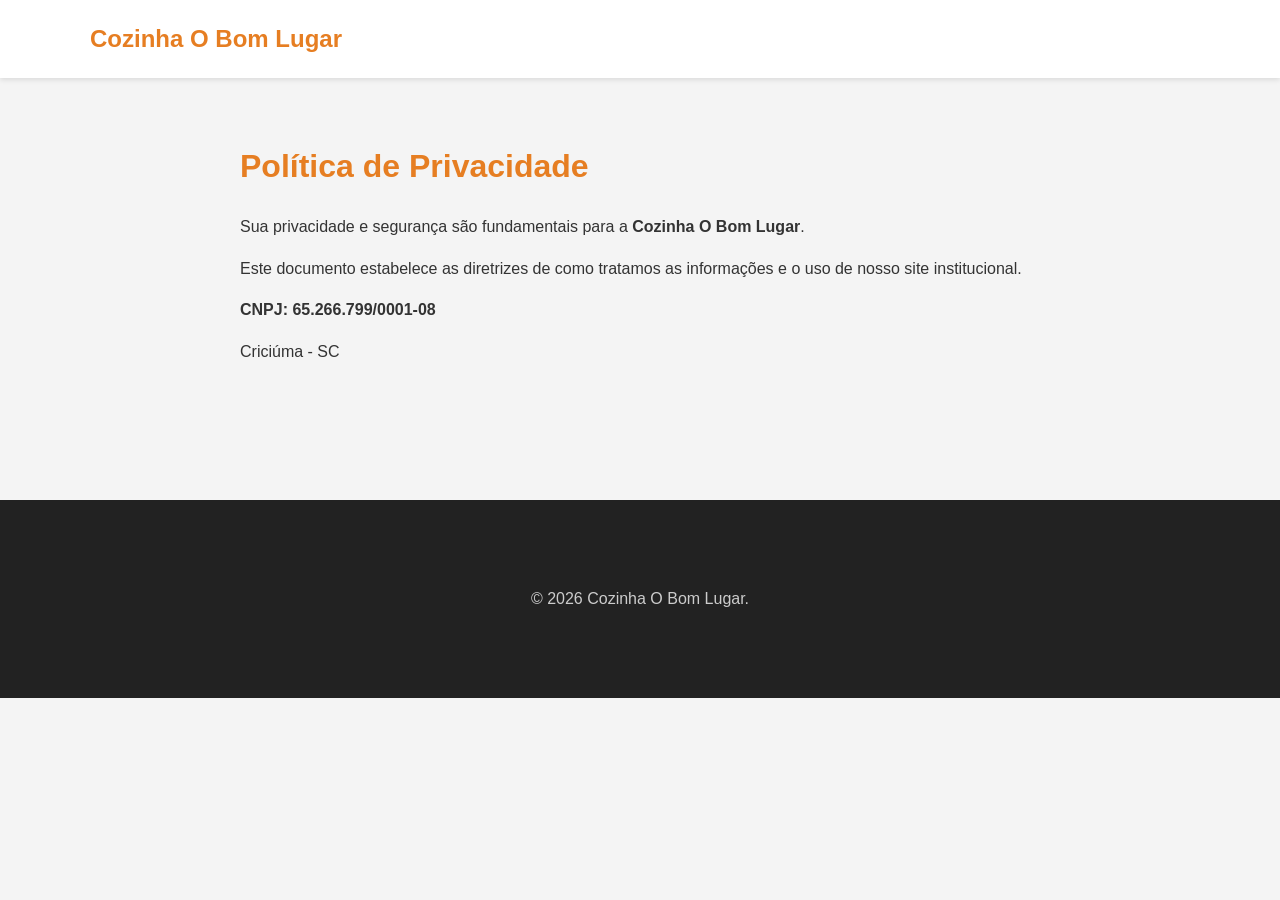
<file: privacy.html>
<!DOCTYPE html>
<html lang="pt-br">
<head>
    <meta charset="UTF-8">
    <meta name="viewport" content="width=device-width, initial-scale=1.0">
    <title>Política de Privacidade - Cozinha O Bom Lugar</title>
    <link rel="stylesheet" href="css/style.css">
    <style>.legal { padding: 120px 0; max-width: 800px; margin: 0 auto; } h1 { color: #e67e22; }</style>
</head>
<body>
    <header><nav><div class="container"><a href="index.html" class="logo">Cozinha O Bom Lugar</a></div></nav></header>
    <div class="container legal">
        <h1>Política de Privacidade</h1>
        <p>Sua privacidade e segurança são fundamentais para a <strong>Cozinha O Bom Lugar</strong>.</p>
        <p>Este documento estabelece as diretrizes de como tratamos as informações e o uso de nosso site institucional.</p>
        <p><strong>CNPJ: 65.266.799/0001-08</strong></p>
        <p>Criciúma - SC</p>
    </div>
    <footer><div class="container"><p>&copy; 2026 Cozinha O Bom Lugar.</p></div></footer>
</body>
</html>
</file>
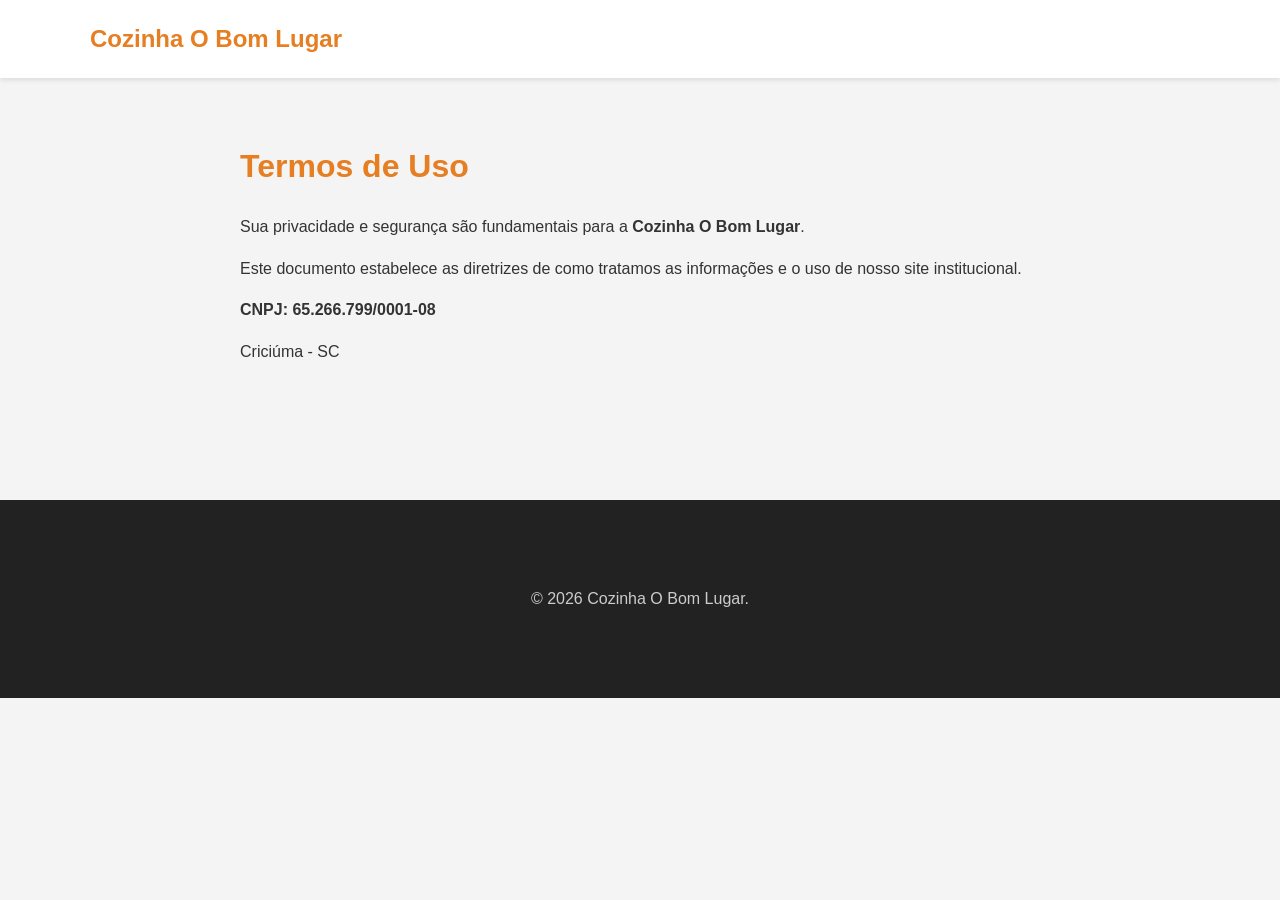
<file: terms.html>
<!DOCTYPE html>
<html lang="pt-br">
<head>
    <meta charset="UTF-8">
    <meta name="viewport" content="width=device-width, initial-scale=1.0">
    <title>Termos de Uso - Cozinha O Bom Lugar</title>
    <link rel="stylesheet" href="css/style.css">
    <style>.legal { padding: 120px 0; max-width: 800px; margin: 0 auto; } h1 { color: #e67e22; }</style>
</head>
<body>
    <header><nav><div class="container"><a href="index.html" class="logo">Cozinha O Bom Lugar</a></div></nav></header>
    <div class="container legal">
        <h1>Termos de Uso</h1>
        <p>Sua privacidade e segurança são fundamentais para a <strong>Cozinha O Bom Lugar</strong>.</p>
        <p>Este documento estabelece as diretrizes de como tratamos as informações e o uso de nosso site institucional.</p>
        <p><strong>CNPJ: 65.266.799/0001-08</strong></p>
        <p>Criciúma - SC</p>
    </div>
    <footer><div class="container"><p>&copy; 2026 Cozinha O Bom Lugar.</p></div></footer>
</body>
</html>
</file>
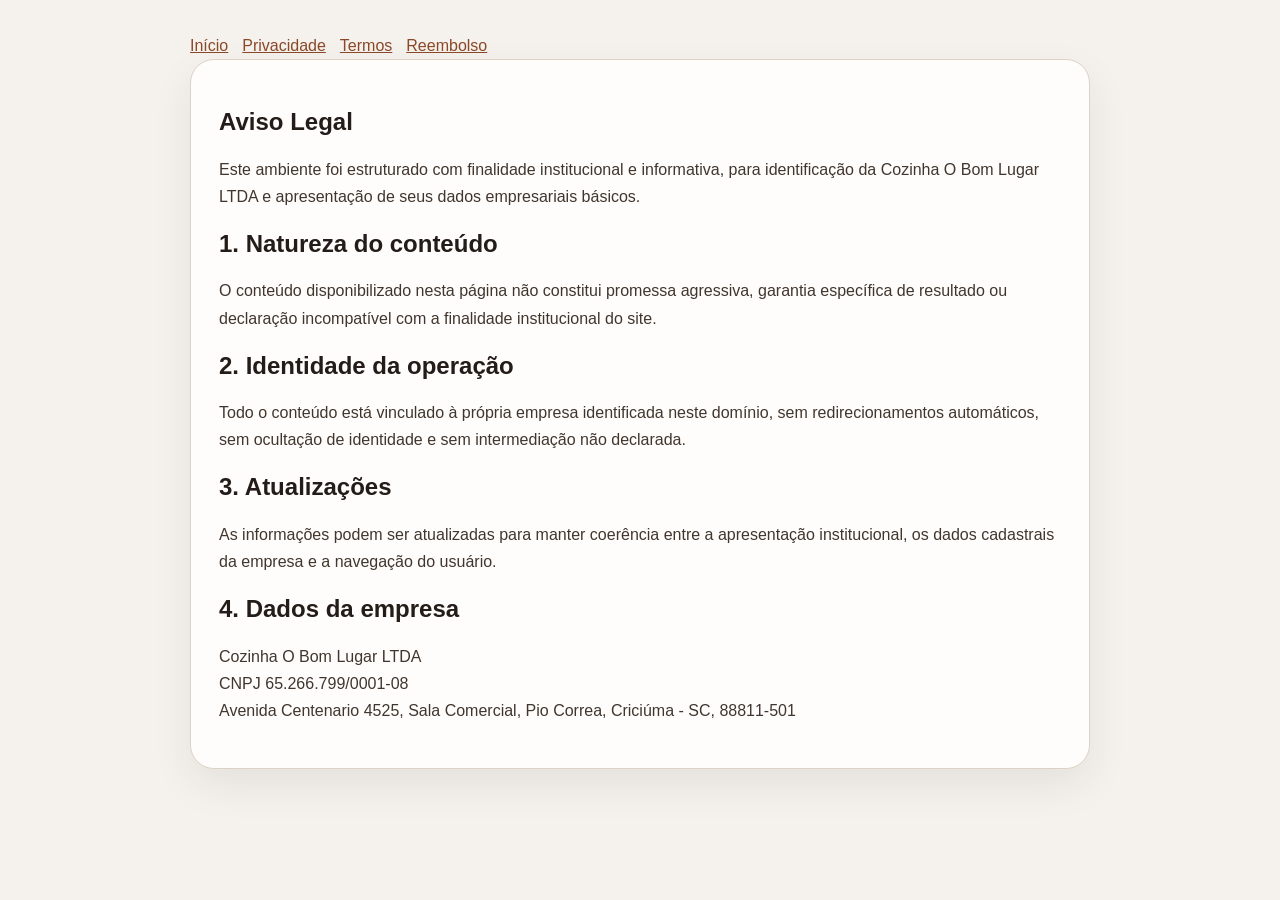
<file: pre_it/disclaimer.html>
<!DOCTYPE html><html lang="pt-BR"><head><meta charset="UTF-8"><meta name="viewport" content="width=device-width, initial-scale=1.0"><title>Aviso Legal | Cozinha O Bom Lugar LTDA</title><style>body{margin:0;font-family:"Segoe UI",Arial,sans-serif;color:#231c18;background:#f5f2ed;line-height:1.7}.wrap{width:min(900px,calc(100% - 32px));margin:0 auto;padding:32px 0 56px}.card{background:#fffdfb;border:1px solid #ddd2c6;border-radius:24px;padding:28px;box-shadow:0 16px 40px rgba(35,28,24,.08)}a{color:#8a4829}h1,h2{line-height:1.15}p{color:#40362e}nav a{margin-right:14px}</style></head><body><div class="wrap"><nav><a href="index.html">Início</a><a href="privacy.html">Privacidade</a><a href="terms.html">Termos</a><a href="refund.html">Reembolso</a></nav><article class="card"><h1>Aviso Legal</h1><p>Este ambiente foi estruturado com finalidade institucional e informativa, para identificação da Cozinha O Bom Lugar LTDA e apresentação de seus dados empresariais básicos.</p><h2>1. Natureza do conteúdo</h2><p>O conteúdo disponibilizado nesta página não constitui promessa agressiva, garantia específica de resultado ou declaração incompatível com a finalidade institucional do site.</p><h2>2. Identidade da operação</h2><p>Todo o conteúdo está vinculado à própria empresa identificada neste domínio, sem redirecionamentos automáticos, sem ocultação de identidade e sem intermediação não declarada.</p><h2>3. Atualizações</h2><p>As informações podem ser atualizadas para manter coerência entre a apresentação institucional, os dados cadastrais da empresa e a navegação do usuário.</p><h2>4. Dados da empresa</h2><p>Cozinha O Bom Lugar LTDA<br>CNPJ 65.266.799/0001-08<br>Avenida Centenario 4525, Sala Comercial, Pio Correa, Criciúma - SC, 88811-501</p></article></div></body></html>
</file>
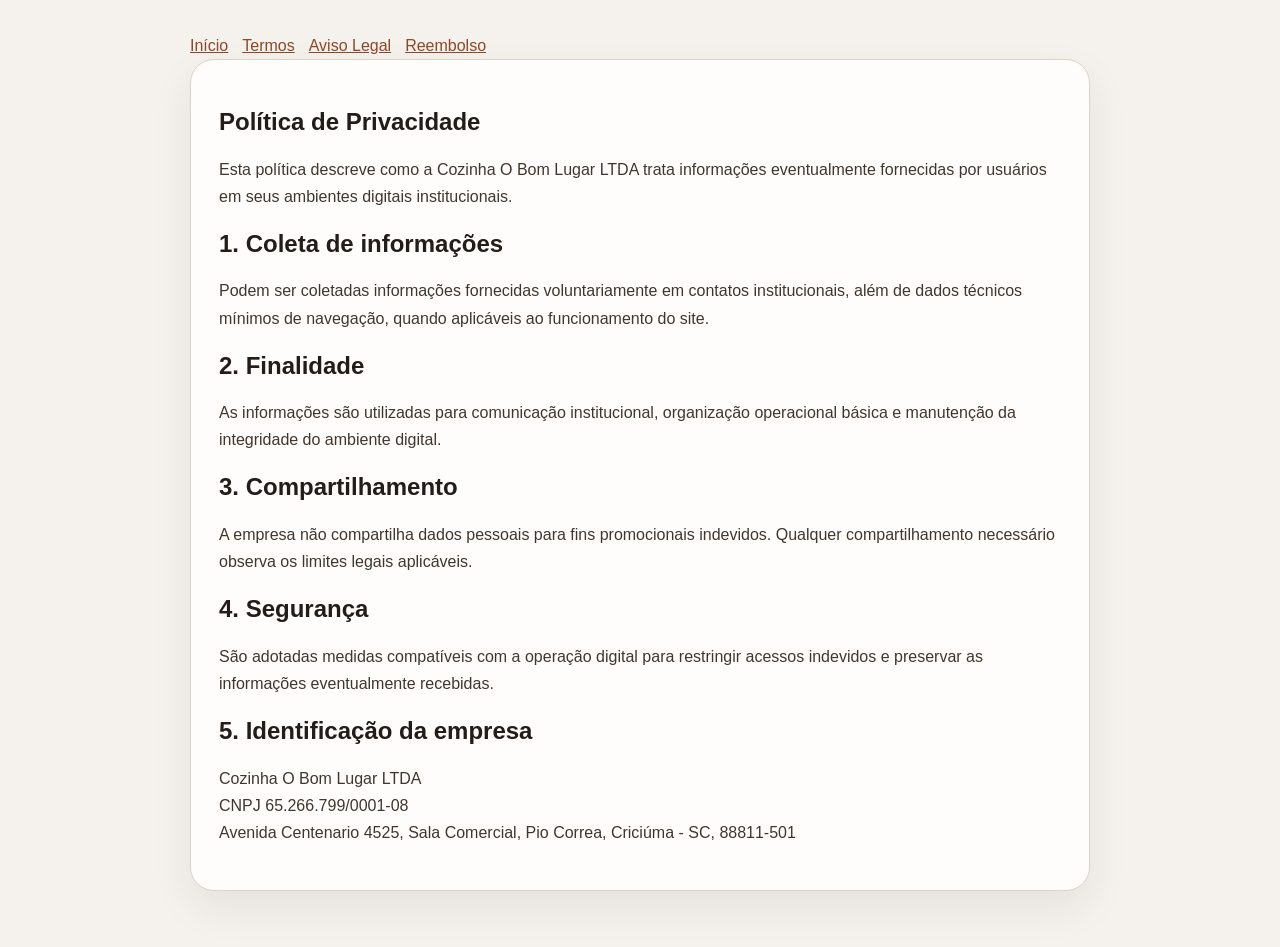
<file: pre_it/privacy.html>
<!DOCTYPE html><html lang="pt-BR"><head><meta charset="UTF-8"><meta name="viewport" content="width=device-width, initial-scale=1.0"><title>Política de Privacidade | Cozinha O Bom Lugar LTDA</title><style>body{margin:0;font-family:"Segoe UI",Arial,sans-serif;color:#231c18;background:#f5f2ed;line-height:1.7}.wrap{width:min(900px,calc(100% - 32px));margin:0 auto;padding:32px 0 56px}.card{background:#fffdfb;border:1px solid #ddd2c6;border-radius:24px;padding:28px;box-shadow:0 16px 40px rgba(35,28,24,.08)}a{color:#8a4829}h1,h2{line-height:1.15}p{color:#40362e}nav a{margin-right:14px}</style></head><body><div class="wrap"><nav><a href="index.html">Início</a><a href="terms.html">Termos</a><a href="disclaimer.html">Aviso Legal</a><a href="refund.html">Reembolso</a></nav><article class="card"><h1>Política de Privacidade</h1><p>Esta política descreve como a Cozinha O Bom Lugar LTDA trata informações eventualmente fornecidas por usuários em seus ambientes digitais institucionais.</p><h2>1. Coleta de informações</h2><p>Podem ser coletadas informações fornecidas voluntariamente em contatos institucionais, além de dados técnicos mínimos de navegação, quando aplicáveis ao funcionamento do site.</p><h2>2. Finalidade</h2><p>As informações são utilizadas para comunicação institucional, organização operacional básica e manutenção da integridade do ambiente digital.</p><h2>3. Compartilhamento</h2><p>A empresa não compartilha dados pessoais para fins promocionais indevidos. Qualquer compartilhamento necessário observa os limites legais aplicáveis.</p><h2>4. Segurança</h2><p>São adotadas medidas compatíveis com a operação digital para restringir acessos indevidos e preservar as informações eventualmente recebidas.</p><h2>5. Identificação da empresa</h2><p>Cozinha O Bom Lugar LTDA<br>CNPJ 65.266.799/0001-08<br>Avenida Centenario 4525, Sala Comercial, Pio Correa, Criciúma - SC, 88811-501</p></article></div></body></html>
</file>
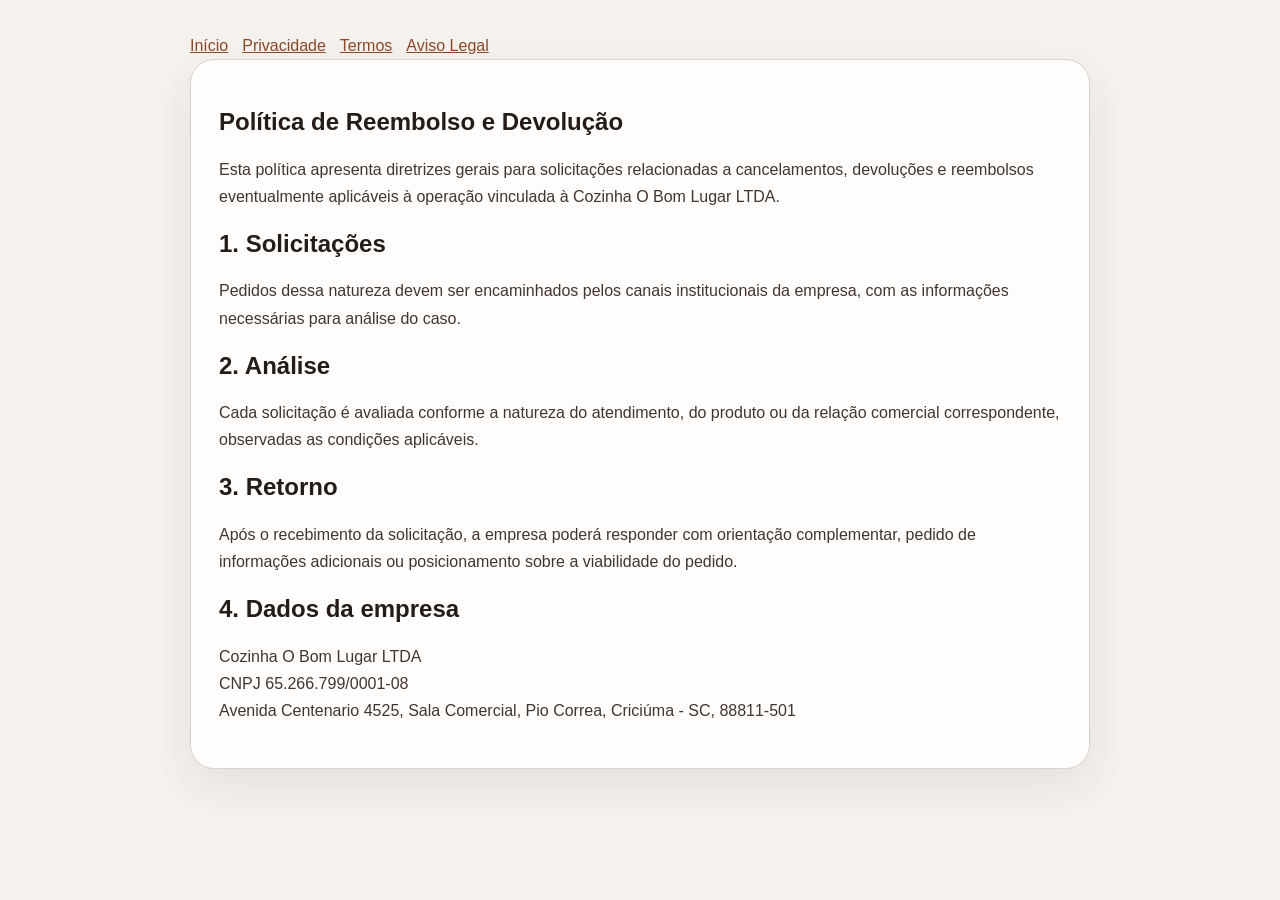
<file: pre_it/refund.html>
<!DOCTYPE html><html lang="pt-BR"><head><meta charset="UTF-8"><meta name="viewport" content="width=device-width, initial-scale=1.0"><title>Política de Reembolso e Devolução | Cozinha O Bom Lugar LTDA</title><style>body{margin:0;font-family:"Segoe UI",Arial,sans-serif;color:#231c18;background:#f5f2ed;line-height:1.7}.wrap{width:min(900px,calc(100% - 32px));margin:0 auto;padding:32px 0 56px}.card{background:#fffdfb;border:1px solid #ddd2c6;border-radius:24px;padding:28px;box-shadow:0 16px 40px rgba(35,28,24,.08)}a{color:#8a4829}h1,h2{line-height:1.15}p{color:#40362e}nav a{margin-right:14px}</style></head><body><div class="wrap"><nav><a href="index.html">Início</a><a href="privacy.html">Privacidade</a><a href="terms.html">Termos</a><a href="disclaimer.html">Aviso Legal</a></nav><article class="card"><h1>Política de Reembolso e Devolução</h1><p>Esta política apresenta diretrizes gerais para solicitações relacionadas a cancelamentos, devoluções e reembolsos eventualmente aplicáveis à operação vinculada à Cozinha O Bom Lugar LTDA.</p><h2>1. Solicitações</h2><p>Pedidos dessa natureza devem ser encaminhados pelos canais institucionais da empresa, com as informações necessárias para análise do caso.</p><h2>2. Análise</h2><p>Cada solicitação é avaliada conforme a natureza do atendimento, do produto ou da relação comercial correspondente, observadas as condições aplicáveis.</p><h2>3. Retorno</h2><p>Após o recebimento da solicitação, a empresa poderá responder com orientação complementar, pedido de informações adicionais ou posicionamento sobre a viabilidade do pedido.</p><h2>4. Dados da empresa</h2><p>Cozinha O Bom Lugar LTDA<br>CNPJ 65.266.799/0001-08<br>Avenida Centenario 4525, Sala Comercial, Pio Correa, Criciúma - SC, 88811-501</p></article></div></body></html>
</file>
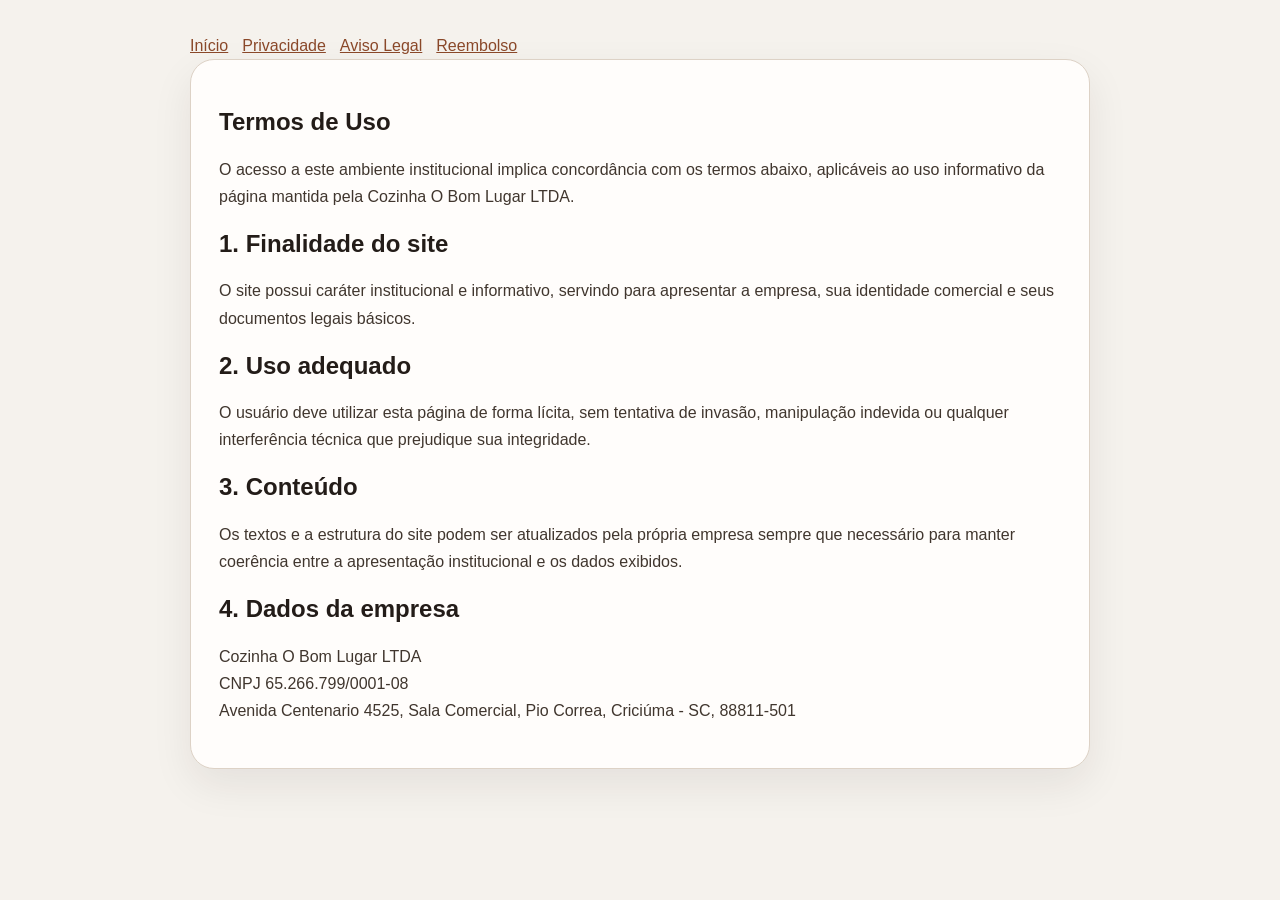
<file: pre_it/terms.html>
<!DOCTYPE html><html lang="pt-BR"><head><meta charset="UTF-8"><meta name="viewport" content="width=device-width, initial-scale=1.0"><title>Termos de Uso | Cozinha O Bom Lugar LTDA</title><style>body{margin:0;font-family:"Segoe UI",Arial,sans-serif;color:#231c18;background:#f5f2ed;line-height:1.7}.wrap{width:min(900px,calc(100% - 32px));margin:0 auto;padding:32px 0 56px}.card{background:#fffdfb;border:1px solid #ddd2c6;border-radius:24px;padding:28px;box-shadow:0 16px 40px rgba(35,28,24,.08)}a{color:#8a4829}h1,h2{line-height:1.15}p{color:#40362e}nav a{margin-right:14px}</style></head><body><div class="wrap"><nav><a href="index.html">Início</a><a href="privacy.html">Privacidade</a><a href="disclaimer.html">Aviso Legal</a><a href="refund.html">Reembolso</a></nav><article class="card"><h1>Termos de Uso</h1><p>O acesso a este ambiente institucional implica concordância com os termos abaixo, aplicáveis ao uso informativo da página mantida pela Cozinha O Bom Lugar LTDA.</p><h2>1. Finalidade do site</h2><p>O site possui caráter institucional e informativo, servindo para apresentar a empresa, sua identidade comercial e seus documentos legais básicos.</p><h2>2. Uso adequado</h2><p>O usuário deve utilizar esta página de forma lícita, sem tentativa de invasão, manipulação indevida ou qualquer interferência técnica que prejudique sua integridade.</p><h2>3. Conteúdo</h2><p>Os textos e a estrutura do site podem ser atualizados pela própria empresa sempre que necessário para manter coerência entre a apresentação institucional e os dados exibidos.</p><h2>4. Dados da empresa</h2><p>Cozinha O Bom Lugar LTDA<br>CNPJ 65.266.799/0001-08<br>Avenida Centenario 4525, Sala Comercial, Pio Correa, Criciúma - SC, 88811-501</p></article></div></body></html>
</file>
<file: css/style.css>
body { font-family: 'Montserrat', sans-serif; margin: 0; padding: 0; color: #333; line-height: 1.6; background-color: #f4f4f4; }
.container { width: 90%; max-width: 1100px; margin: 0 auto; padding: 20px 0; }
header { background: #fff; box-shadow: 0 2px 5px rgba(0,0,0,0.1); position: fixed; width: 100%; top: 0; z-index: 1000; }
header .container { display: flex; justify-content: space-between; align-items: center; }
.logo { font-size: 1.5em; font-weight: 700; color: #e67e22; text-decoration: none; }
.nav-links { list-style: none; display: flex; margin: 0; padding: 0; }
.nav-links li { margin-left: 20px; }
.nav-links a { text-decoration: none; color: #555; font-weight: 600; font-size: 0.9em; text-transform: uppercase; }
.hero { background: linear-gradient(rgba(0,0,0,0.6), rgba(0,0,0,0.6)), url('../images/hero.jpg') no-repeat center center/cover; height: 70vh; display: flex; align-items: center; justify-content: center; text-align: center; color: #fff; margin-top: 60px; }
.hero h1 { font-size: 3.5em; margin-bottom: 10px; }
.hero p { font-size: 1.2em; margin-bottom: 30px; }
.btn { background: #e67e22; color: #fff; padding: 12px 30px; text-decoration: none; border-radius: 5px; font-weight: 600; display: inline-block; }
.about { padding: 80px 0; background: #fff; }
.about-content { display: flex; align-items: center; gap: 50px; }
.about-text { flex: 1; }
.about-text h2 { color: #e67e22; font-size: 2.5em; margin-bottom: 20px; }
.about-image { flex: 1; }
.about-image img { border-radius: 10px; box-shadow: 0 10px 20px rgba(0,0,0,0.1); }
.specialties { padding: 80px 0; text-align: center; }
.specialties h2 { font-size: 2.5em; margin-bottom: 40px; color: #e67e22; }
.grid { display: grid; grid-template-columns: repeat(auto-fit, minmax(300px, 1fr)); gap: 30px; }
.card { background: #fff; padding: 20px; border-radius: 10px; box-shadow: 0 5px 15px rgba(0,0,0,0.05); }
.card img { border-radius: 5px; margin-bottom: 20px; }
footer { background: #222; color: #ccc; text-align: center; padding: 50px 0; }
.footer-links a { color: #e67e22; text-decoration: none; margin: 0 10px; }
.clickable-image { cursor: pointer; }
@media (max-width: 768px) { .about-content { flex-direction: column; } .hero h1 { font-size: 2.5em; } .nav-links { display: none; } }
</file>
